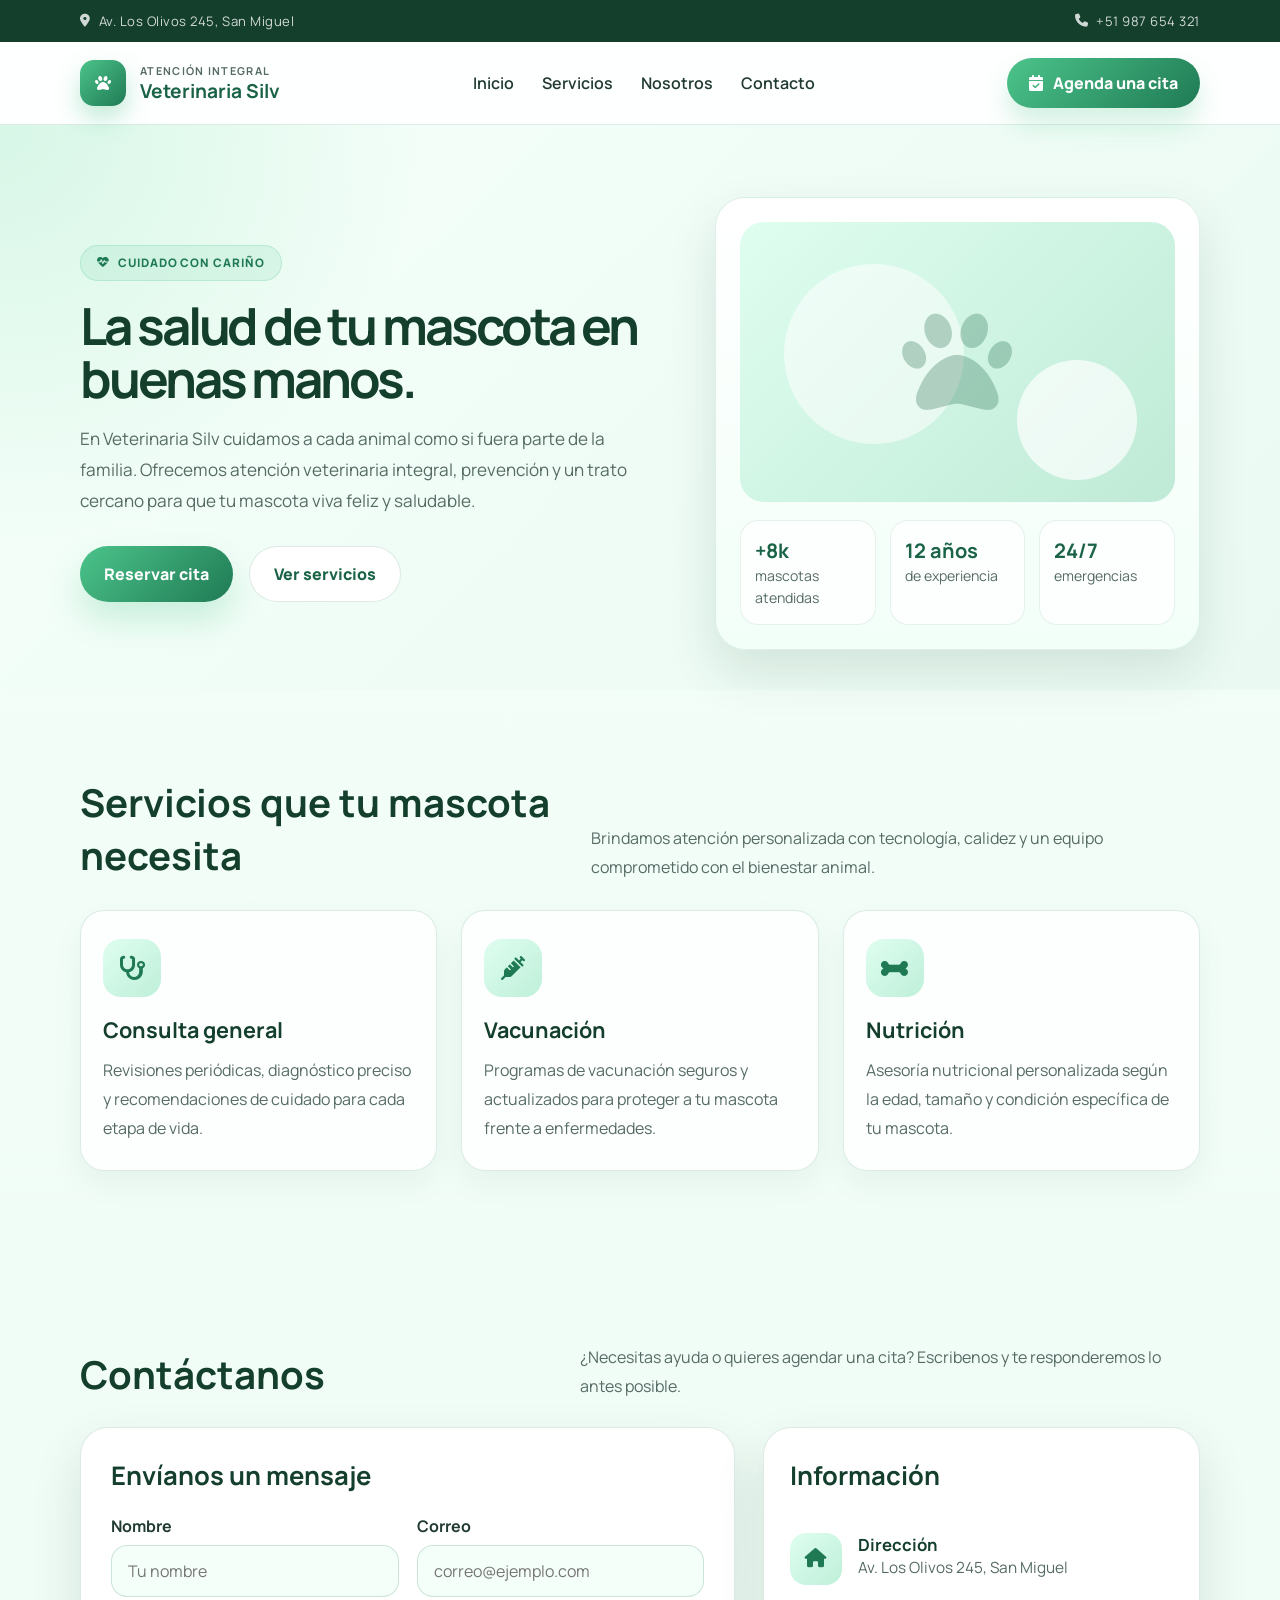
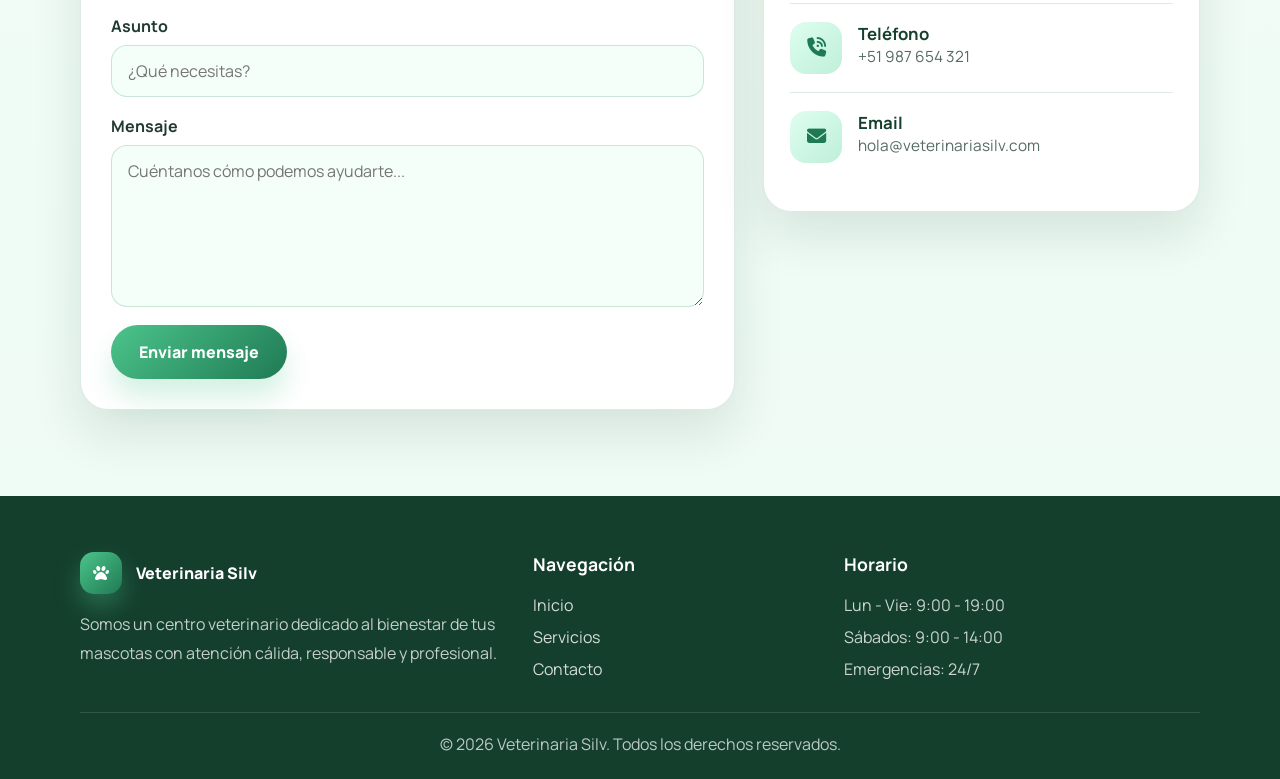
<file: contact.html>
<!DOCTYPE html>
<html lang="es">
  <head>
    <meta charset="UTF-8" />
    <meta name="viewport" content="width=device-width, initial-scale=1.0" />
    <title>Veterinaria Silv | Contacto</title>
    <meta name="description" content="Veterinaria Silv - Cuidamos a tus mascotas con amor y profesionalismo." />
    <link rel="preconnect" href="https://fonts.googleapis.com" />
    <link rel="preconnect" href="https://fonts.gstatic.com" crossorigin />
    <link href="https://fonts.googleapis.com/css2?family=Manrope:wght@400;500;600;700;800&display=swap" rel="stylesheet" />
    <link rel="stylesheet" href="https://cdnjs.cloudflare.com/ajax/libs/font-awesome/6.5.2/css/all.min.css" />
    <style>
      :root {
        --mint-50: #f1fff9;
        --mint-100: #dffef0;
        --mint-200: #beefd9;
        --mint-300: #9ee8c6;
        --mint-400: #7ad9b1;
        --mint-500: #4cc48b;
        --mint-600: #2ea871;
        --mint-700: #1f7a54;
        --mint-800: #1a6346;
        --mint-900: #143f2d;
        --text: #213b32;
        --muted: #566b65;
        --white: #ffffff;
        --card: #ffffff;
        --line: rgba(31, 122, 84, 0.15);
        --shadow: 0 22px 50px rgba(19, 64, 45, 0.12);
      }

      * {
        box-sizing: border-box;
      }

      html {
        scroll-behavior: smooth;
      }

      body {
        margin: 0;
        font-family: "Manrope", sans-serif;
        background: linear-gradient(180deg, #f4fff9 0%, #eefaf4 100%);
        color: var(--text);
      }

      a {
        color: inherit;
        text-decoration: none;
      }

      img {
        max-width: 100%;
        display: block;
      }

      .container {
        width: min(1120px, calc(100% - 32px));
        margin: 0 auto;
      }

      .topbar {
        background: var(--mint-900);
        color: rgba(255, 255, 255, 0.8);
        font-size: 0.82rem;
        letter-spacing: 0.04em;
      }

      .topbar-inner {
        display: flex;
        justify-content: space-between;
        align-items: center;
        min-height: 42px;
        gap: 16px;
      }

      .topbar span {
        display: inline-flex;
        align-items: center;
        gap: 8px;
      }

      header {
        background: rgba(255, 255, 255, 0.9);
        backdrop-filter: blur(10px);
        border-bottom: 1px solid var(--line);
        position: sticky;
        top: 0;
        z-index: 50;
      }

      .nav {
        display: flex;
        align-items: center;
        justify-content: space-between;
        min-height: 82px;
      }

      .brand {
        display: flex;
        align-items: center;
        gap: 14px;
        font-weight: 800;
        color: var(--mint-800);
      }

      .brand-mark {
        width: 46px;
        height: 46px;
        border-radius: 14px;
        background: linear-gradient(135deg, var(--mint-500), var(--mint-700));
        display: grid;
        place-items: center;
        color: white;
        box-shadow: 0 12px 24px rgba(76, 196, 139, 0.35);
      }

      .brand small {
        display: block;
        font-size: 0.68rem;
        font-weight: 700;
        letter-spacing: 0.12em;
        text-transform: uppercase;
        color: var(--muted);
      }

      .brand strong {
        display: block;
        font-size: 1.2rem;
      }

      .nav-links {
        display: flex;
        align-items: center;
        gap: 28px;
        color: var(--text);
        font-weight: 600;
      }

      .nav-links a {
        color: var(--text);
        transition: color 0.2s ease;
      }

      .nav-links a:hover {
        color: var(--mint-700);
      }

      .nav-cta {
        display: inline-flex;
        align-items: center;
        justify-content: center;
        gap: 10px;
        padding: 14px 22px;
        border-radius: 999px;
        background: linear-gradient(135deg, var(--mint-500), var(--mint-700));
        color: var(--white);
        font-weight: 800;
        box-shadow: 0 16px 26px rgba(76, 196, 139, 0.24);
      }

      .hero {
        position: relative;
        padding: 72px 0 40px;
        background:
          radial-gradient(circle at top left, rgba(126, 221, 176, 0.25), transparent 30%),
          linear-gradient(135deg, #f5fff9 0%, #eafaf3 100%);
      }

      .hero-grid {
        display: grid;
        grid-template-columns: 1.1fr 0.9fr;
        align-items: center;
        gap: 42px;
      }

      .eyebrow {
        display: inline-flex;
        align-items: center;
        gap: 8px;
        padding: 9px 16px;
        border-radius: 999px;
        background: rgba(76, 196, 139, 0.12);
        border: 1px solid rgba(76, 196, 139, 0.22);
        color: var(--mint-700);
        font-weight: 800;
        font-size: 0.73rem;
        letter-spacing: 0.08em;
        text-transform: uppercase;
      }

      h1 {
        font-size: clamp(2.4rem, 4vw, 4.1rem);
        line-height: 1.05;
        margin: 18px 0 18px;
        letter-spacing: -0.06em;
        color: var(--mint-900);
      }

      .hero p {
        margin: 0;
        max-width: 580px;
        color: var(--muted);
        font-size: 1.07rem;
        line-height: 1.8;
      }

      .hero-actions {
        display: flex;
        flex-wrap: wrap;
        gap: 16px;
        margin-top: 30px;
      }

      .btn-primary,
      .btn-secondary {
        display: inline-flex;
        align-items: center;
        justify-content: center;
        gap: 10px;
        padding: 16px 24px;
        border-radius: 999px;
        font-weight: 800;
        transition: transform 0.2s ease, box-shadow 0.2s ease;
      }

      .btn-primary {
        background: linear-gradient(135deg, var(--mint-500), var(--mint-700));
        color: var(--white);
        box-shadow: 0 18px 32px rgba(76, 196, 139, 0.24);
      }

      .btn-secondary {
        background: var(--white);
        border: 1px solid var(--line);
        color: var(--mint-800);
      }

      .btn-primary:hover,
      .btn-secondary:hover,
      .nav-cta:hover {
        transform: translateY(-2px);
      }

      .hero-card {
        background: linear-gradient(180deg, #ffffff 0%, #f2fff8 100%);
        border: 1px solid rgba(31, 122, 84, 0.12);
        border-radius: 30px;
        padding: 24px;
        box-shadow: var(--shadow);
      }

      .pet-illustration {
        background: linear-gradient(135deg, #dffef0, #bfead6);
        border-radius: 24px;
        height: 280px;
        position: relative;
        overflow: hidden;
      }

      .pet-illustration::before,
      .pet-illustration::after {
        content: "";
        position: absolute;
        border-radius: 50%;
      }

      .pet-illustration::before {
        width: 180px;
        height: 180px;
        background: rgba(255, 255, 255, 0.55);
        top: 42px;
        left: 44px;
      }

      .pet-illustration::after {
        width: 120px;
        height: 120px;
        background: rgba(255, 255, 255, 0.7);
        right: 38px;
        bottom: 22px;
      }

      .paw {
        position: absolute;
        inset: 0;
        display: flex;
        align-items: center;
        justify-content: center;
      }

      .paw i {
        font-size: 110px;
        color: rgba(26, 99, 70, 0.28);
      }

      .info-strip {
        margin-top: 18px;
        display: grid;
        grid-template-columns: repeat(3, minmax(0, 1fr));
        gap: 14px;
      }

      .mini-card {
        background: rgba(255, 255, 255, 0.75);
        border: 1px solid rgba(31, 122, 84, 0.1);
        border-radius: 18px;
        padding: 16px 14px;
      }

      .mini-card strong {
        display: block;
        color: var(--mint-800);
        font-size: 1.25rem;
      }

      .mini-card span {
        color: var(--muted);
        font-size: 0.88rem;
      }

      .section {
        padding: 86px 0;
      }

      .section-head {
        display: flex;
        justify-content: space-between;
        align-items: end;
        gap: 24px;
        margin-bottom: 26px;
      }

      .section-head h2 {
        margin: 0;
        font-size: clamp(2rem, 3vw, 2.8rem);
        color: var(--mint-900);
      }

      .section-head p {
        margin: 0;
        color: var(--muted);
        max-width: 620px;
        line-height: 1.8;
      }

      .services-grid {
        display: grid;
        grid-template-columns: repeat(3, minmax(0, 1fr));
        gap: 24px;
        margin-top: 28px;
      }

      .service-card {
        background: rgba(255, 255, 255, 0.85);
        border: 1px solid var(--line);
        border-radius: 24px;
        padding: 28px 22px;
        box-shadow: 0 14px 30px rgba(26, 99, 70, 0.06);
      }

      .icon-box {
        width: 58px;
        height: 58px;
        border-radius: 18px;
        display: grid;
        place-items: center;
        background: linear-gradient(135deg, var(--mint-100), var(--mint-200));
        color: var(--mint-700);
        font-size: 1.5rem;
        margin-bottom: 18px;
      }

      .service-card h3 {
        margin: 0 0 12px;
        font-size: 1.35rem;
        color: var(--mint-900);
      }

      .service-card p {
        margin: 0;
        color: var(--muted);
        line-height: 1.8;
      }

      .contact-shell {
        display: grid;
        grid-template-columns: 1.2fr 0.8fr;
        gap: 28px;
        align-items: start;
      }

      .contact-card,
      .aside-card {
        background: var(--card);
        border: 1px solid var(--line);
        border-radius: 28px;
        box-shadow: var(--shadow);
      }

      .contact-card {
        padding: 30px;
      }

      .contact-card h3,
      .aside-card h3 {
        margin: 0 0 22px;
        color: var(--mint-900);
        font-size: clamp(1.6rem, 2vw, 2.2rem);
      }

      form {
        display: grid;
        gap: 18px;
      }

      .field-grid {
        display: grid;
        grid-template-columns: repeat(2, minmax(0, 1fr));
        gap: 18px;
      }

      .field {
        display: grid;
        gap: 8px;
      }

      .field label {
        font-weight: 700;
        color: var(--text);
      }

      .field input,
      .field textarea {
        width: 100%;
        border: 1px solid rgba(31, 122, 84, 0.2);
        background: #f5fff9;
        border-radius: 16px;
        padding: 14px 16px;
        font: inherit;
        color: var(--text);
        resize: vertical;
        transition: border-color 0.2s ease, box-shadow 0.2s ease;
      }

      .field input:focus,
      .field textarea:focus {
        outline: none;
        border-color: rgba(76, 196, 139, 0.8);
        box-shadow: 0 0 0 4px rgba(76, 196, 139, 0.12);
      }

      .submit-btn {
        justify-self: start;
        border: none;
        cursor: pointer;
        padding: 16px 28px;
        border-radius: 999px;
        background: linear-gradient(135deg, var(--mint-500), var(--mint-700));
        color: white;
        font: inherit;
        font-weight: 800;
        box-shadow: 0 18px 28px rgba(76, 196, 139, 0.24);
      }

      .aside-card {
        padding: 30px 26px;
      }

      .contact-item {
        display: flex;
        gap: 16px;
        padding: 18px 0;
        border-bottom: 1px solid var(--line);
      }

      .contact-item:last-child {
        border-bottom: 0;
      }

      .contact-icon {
        width: 52px;
        height: 52px;
        border-radius: 16px;
        background: linear-gradient(135deg, var(--mint-100), var(--mint-200));
        display: grid;
        place-items: center;
        color: var(--mint-700);
        font-size: 1.2rem;
        flex-shrink: 0;
      }

      .contact-item strong {
        display: block;
        font-size: 1.05rem;
        color: var(--mint-900);
      }

      .contact-item span,
      .contact-item a {
        color: var(--muted);
        font-size: 0.96rem;
      }

      footer {
        background: var(--mint-900);
        color: rgba(255, 255, 255, 0.78);
        padding: 56px 0 24px;
      }

      .footer-grid {
        display: grid;
        grid-template-columns: 1.2fr 0.8fr 1fr;
        gap: 26px;
      }

      .footer-brand {
        display: flex;
        align-items: center;
        gap: 14px;
        margin-bottom: 16px;
        color: var(--white);
        font-weight: 800;
      }

      .footer-brand .brand-mark {
        width: 42px;
        height: 42px;
      }

      .footer-copy {
        margin: 0;
        color: rgba(255, 255, 255, 0.75);
        line-height: 1.8;
      }

      .footer-title {
        margin: 0 0 18px;
        color: #fff;
        font-size: 1.1rem;
      }

      .footer-links {
        list-style: none;
        margin: 0;
        padding: 0;
        display: grid;
        gap: 10px;
      }

      .footer-links a {
        color: rgba(255, 255, 255, 0.82);
      }

      .footer-links a:hover {
        color: #fff;
      }

      .footer-bottom {
        margin-top: 32px;
        border-top: 1px solid rgba(255, 255, 255, 0.12);
        padding-top: 20px;
        text-align: center;
        color: rgba(255, 255, 255, 0.72);
      }

      @media (max-width: 900px) {
        .hero-grid,
        .contact-shell,
        .footer-grid {
          grid-template-columns: 1fr;
        }

        .services-grid {
          grid-template-columns: 1fr;
        }

        .nav-links {
          display: none;
        }
      }

      @media (max-width: 620px) {
        .field-grid,
        .info-strip {
          grid-template-columns: 1fr;
        }

        .topbar-inner,
        .section-head {
          display: block;
        }

        .topbar-inner { text-align: center; }
        .section-head { margin-bottom: 20px; }
        .hero { padding-top: 44px; }
      }
    </style>
  </head>
  <body>
    <div class="topbar">
      <div class="container topbar-inner">
        <span><i class="fa-solid fa-location-dot"></i> Av. Los Olivos 245, San Miguel</span>
        <span><i class="fa-solid fa-phone"></i> +51 987 654 321</span>
      </div>
    </div>

    <header>
      <div class="container nav">
        <a href="#" class="brand" aria-label="Veterinaria Silv Inicio">
          <span class="brand-mark"><i class="fa-solid fa-paw"></i></span>
          <span>
            <small>Atención integral</small>
            <strong>Veterinaria Silv</strong>
          </span>
        </a>

        <nav class="nav-links" aria-label="Menú principal">
          <a href="#inicio">Inicio</a>
          <a href="#servicios">Servicios</a>
          <a href="#nosotros">Nosotros</a>
          <a href="#contacto">Contacto</a>
        </nav>

        <a class="nav-cta" href="#contacto"><i class="fa-solid fa-calendar-check"></i> Agenda una cita</a>
      </div>
    </header>

    <main>
      <section class="hero" id="inicio">
        <div class="container hero-grid">
          <div>
            <span class="eyebrow"><i class="fa-solid fa-heart-pulse"></i> Cuidado con cariño</span>
            <h1>La salud de tu mascota en buenas manos.</h1>
            <p>
              En Veterinaria Silv cuidamos a cada animal como si fuera parte de la familia.
              Ofrecemos atención veterinaria integral, prevención y un trato cercano para que tu mascota viva feliz y saludable.
            </p>

            <div class="hero-actions">
              <a class="btn-primary" href="#contacto">Reservar cita</a>
              <a class="btn-secondary" href="#servicios">Ver servicios</a>
            </div>
          </div>

          <div class="hero-card">
            <div class="pet-illustration" aria-hidden="true">
              <div class="paw"><i class="fa-solid fa-paw"></i></div>
            </div>

            <div class="info-strip">
              <div class="mini-card">
                <strong>+8k</strong>
                <span>mascotas atendidas</span>
              </div>
              <div class="mini-card">
                <strong>12 años</strong>
                <span>de experiencia</span>
              </div>
              <div class="mini-card">
                <strong>24/7</strong>
                <span>emergencias</span>
              </div>
            </div>
          </div>
        </div>
      </section>

      <section class="section" id="servicios">
        <div class="container">
          <div class="section-head">
            <h2>Servicios que tu mascota necesita</h2>
            <p>
              Brindamos atención personalizada con tecnología, calidez y un equipo comprometido con el bienestar animal.
            </p>
          </div>

          <div class="services-grid">
            <article class="service-card">
              <div class="icon-box"><i class="fa-solid fa-stethoscope"></i></div>
              <h3>Consulta general</h3>
              <p>Revisiones periódicas, diagnóstico preciso y recomendaciones de cuidado para cada etapa de vida.</p>
            </article>

            <article class="service-card">
              <div class="icon-box"><i class="fa-solid fa-syringe"></i></div>
              <h3>Vacunación</h3>
              <p>Programas de vacunación seguros y actualizados para proteger a tu mascota frente a enfermedades.</p>
            </article>

            <article class="service-card">
              <div class="icon-box"><i class="fa-solid fa-bone"></i></div>
              <h3>Nutrición</h3>
              <p>Asesoría nutricional personalizada según la edad, tamaño y condición específica de tu mascota.</p>
            </article>
          </div>
        </div>
      </section>

      <section class="section" id="contacto">
        <div class="container">
          <div class="section-head">
            <h2>Contáctanos</h2>
            <p>
              ¿Necesitas ayuda o quieres agendar una cita? Escribenos y te responderemos lo antes posible.
            </p>
          </div>

          <div class="contact-shell">
            <div class="contact-card">
              <h3>Envíanos un mensaje</h3>
              <form>
                <div class="field-grid">
                  <div class="field">
                    <label for="name">Nombre</label>
                    <input id="name" type="text" placeholder="Tu nombre" />
                  </div>
                  <div class="field">
                    <label for="email">Correo</label>
                    <input id="email" type="email" placeholder="correo@ejemplo.com" />
                  </div>
                </div>

                <div class="field">
                  <label for="subject">Asunto</label>
                  <input id="subject" type="text" placeholder="¿Qué necesitas?" />
                </div>

                <div class="field">
                  <label for="message">Mensaje</label>
                  <textarea id="message" rows="6" placeholder="Cuéntanos cómo podemos ayudarte..."></textarea>
                </div>

                <button type="submit" class="submit-btn">Enviar mensaje</button>
              </form>
            </div>

            <aside class="aside-card">
              <h3>Información</h3>

              <div class="contact-item">
                <div class="contact-icon"><i class="fa-solid fa-house"></i></div>
                <div>
                  <strong>Dirección</strong>
                  <span>Av. Los Olivos 245, San Miguel</span>
                </div>
              </div>

              <div class="contact-item">
                <div class="contact-icon"><i class="fa-solid fa-phone-volume"></i></div>
                <div>
                  <strong>Teléfono</strong>
                  <a href="tel:+51987654321">+51 987 654 321</a>
                </div>
              </div>

              <div class="contact-item">
                <div class="contact-icon"><i class="fa-solid fa-envelope"></i></div>
                <div>
                  <strong>Email</strong>
                  <a href="mailto:hola@veterinariasilv.com">hola@veterinariasilv.com</a>
                </div>
              </div>
            </aside>
          </div>
        </div>
      </section>
    </main>

    <footer>
      <div class="container">
        <div class="footer-grid">
          <div>
            <div class="footer-brand">
              <span class="brand-mark"><i class="fa-solid fa-paw"></i></span>
              <span>Veterinaria Silv</span>
            </div>
            <p class="footer-copy">
              Somos un centro veterinario dedicado al bienestar de tus mascotas con atención cálida, responsable y profesional.
            </p>
          </div>

          <div>
            <h3 class="footer-title">Navegación</h3>
            <ul class="footer-links">
              <li><a href="#inicio">Inicio</a></li>
              <li><a href="#servicios">Servicios</a></li>
              <li><a href="#contacto">Contacto</a></li>
            </ul>
          </div>

          <div>
            <h3 class="footer-title">Horario</h3>
            <ul class="footer-links">
              <li>Lun - Vie: 9:00 - 19:00</li>
              <li>Sábados: 9:00 - 14:00</li>
              <li>Emergencias: 24/7</li>
            </ul>
          </div>
        </div>

        <div class="footer-bottom">© 2026 Veterinaria Silv. Todos los derechos reservados.</div>
      </div>
    </footer>
  </body>
</html>
</file>
